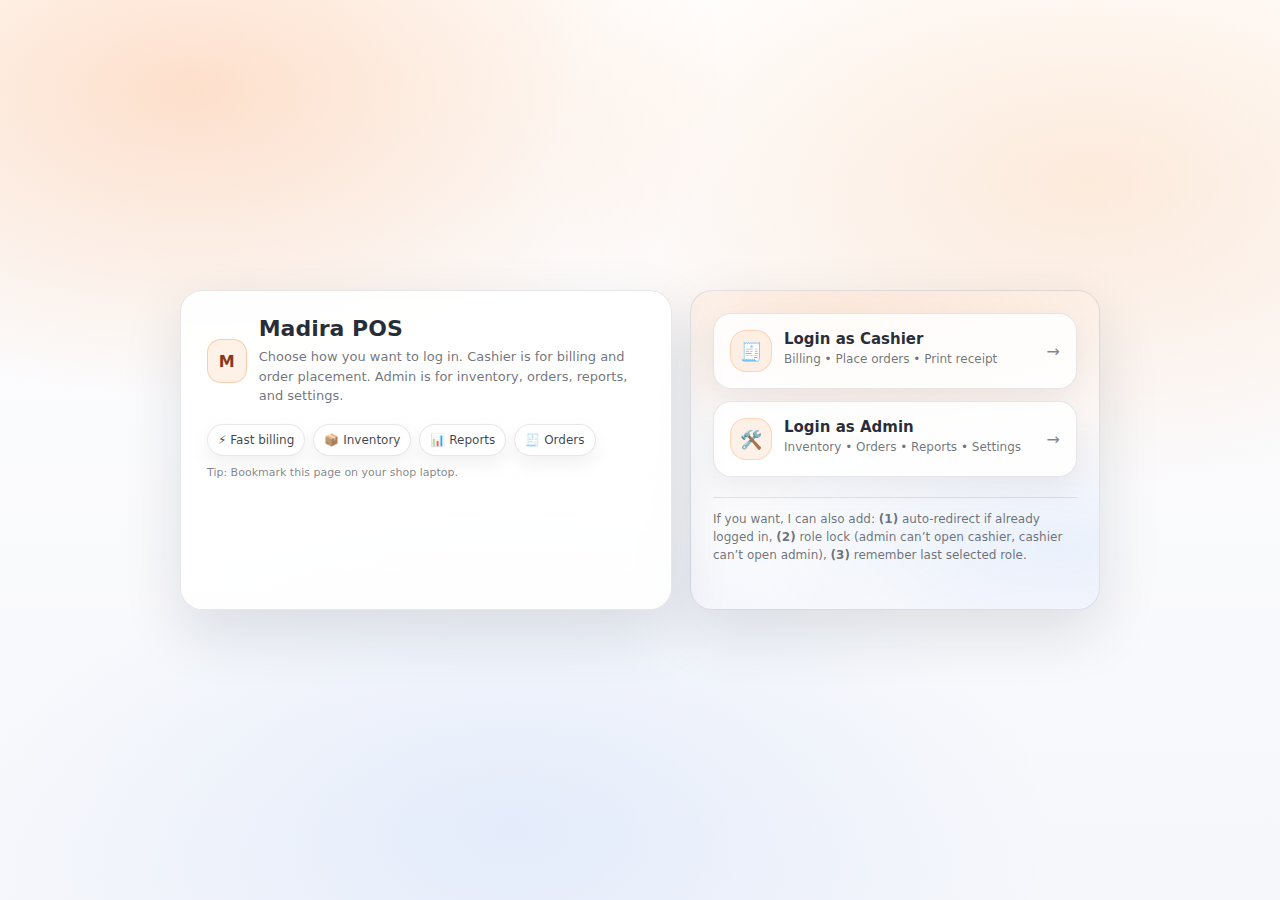
<file: index.html>
<!DOCTYPE html>
<html lang="en">
<head>
  <meta charset="UTF-8" />
  <meta name="viewport" content="width=device-width, initial-scale=1.0" />
  <title>Madira | Select Login</title>

  <style>
    :root{
      /* ✅ Bright theme tokens */
      --bg:#f6f7fb;
      --card: rgba(255,255,255,.92);
      --card2: rgba(255,255,255,.70);
      --stroke: rgba(17,24,39,.10);
      --text: rgba(17,24,39,.92);
      --muted: rgba(17,24,39,.62);
      --shadow: 0 22px 60px rgba(17,24,39,.12);
      --radius: 22px;

      /* Accent (change if your other pages use a different accent) */
      --accent: #f97316;    /* orange */
      --accent2:#fb923c;
    }

    *{box-sizing:border-box}
    html,body{height:100%;margin:0}
    body{
      font-family: ui-sans-serif, system-ui, -apple-system, Segoe UI, Roboto, Arial;
      color:var(--text);
      background:
        radial-gradient(900px 520px at 15% 10%, rgba(249,115,22,.22), transparent 60%),
        radial-gradient(900px 520px at 85% 20%, rgba(251,146,60,.18), transparent 60%),
        radial-gradient(900px 520px at 40% 92%, rgba(59,130,246,.10), transparent 60%),
        linear-gradient(180deg, #ffffff, var(--bg));
      display:grid;
      place-items:center;
      padding:24px;
    }

    .shell{
      width:min(920px, 100%);
      display:grid;
      grid-template-columns: 1.2fr 1fr;
      gap:18px;
    }

    @media (max-width: 820px){
      .shell{grid-template-columns:1fr}
    }

    .card{
      border:1px solid var(--stroke);
      background: linear-gradient(180deg, var(--card), rgba(255,255,255,.86));
      border-radius:var(--radius);
      box-shadow:var(--shadow);
      overflow:hidden;
    }

    .left{
      padding:26px;
      position:relative;
      min-height:320px;
    }

    .brand{
      display:flex;
      align-items:center;
      gap:12px;
      margin-bottom:14px;
    }
    .logo{
      width:44px;height:44px;border-radius:14px;
      border:1px solid rgba(249,115,22,.28);
      background: rgba(249,115,22,.10);
      display:grid;place-items:center;
      font-weight:900;
      letter-spacing:.5px;
      color: rgba(124,45,18,.95);
    }
    .title{
      font-size:22px;
      font-weight:900;
      line-height:1.1;
    }
    .sub{
      margin-top:6px;
      color:var(--muted);
      font-size:13px;
      line-height:1.5;
      max-width:52ch;
    }

    .pillRow{
      margin-top:18px;
      display:flex;
      flex-wrap:wrap;
      gap:8px;
    }
    .pill{
      font-size:12px;
      color: rgba(17,24,39,.82);
      border:1px solid var(--stroke);
      background: rgba(255,255,255,.75);
      padding:8px 10px;
      border-radius:999px;
      box-shadow: 0 8px 20px rgba(17,24,39,.06);
    }

    .right{
      padding:22px;
      display:grid;
      gap:12px;
      align-content:start;
      background:
        radial-gradient(520px 220px at 30% 10%, rgba(249,115,22,.10), transparent 60%),
        radial-gradient(520px 220px at 90% 80%, rgba(59,130,246,.08), transparent 60%);
    }

    .btn{
      width:100%;
      display:flex;
      align-items:center;
      justify-content:space-between;
      gap:12px;
      padding:16px 16px;
      border-radius:18px;
      border:1px solid var(--stroke);
      background: rgba(255,255,255,.86);
      color:var(--text);
      cursor:pointer;
      transition: transform .08s ease, background .15s ease, border-color .15s ease, box-shadow .15s ease;
      text-decoration:none;
      user-select:none;
      box-shadow: 0 12px 30px rgba(17,24,39,.06);
    }
    .btn:hover{
      background: rgba(255,255,255,.96);
      border-color: rgba(249,115,22,.26);
      box-shadow: 0 16px 40px rgba(17,24,39,.10);
    }
    .btn:active{ transform:scale(.99) }

    .btnMain{
      font-weight:900;
      font-size:15px;
    }
    .btnSub{
      font-size:12px;
      color:var(--muted);
      margin-top:4px;
    }
    .btnLeft{
      display:flex;
      gap:12px;
      align-items:flex-start;
    }
    .ico{
      width:42px;height:42px;border-radius:16px;
      display:grid;place-items:center;
      border:1px solid rgba(249,115,22,.22);
      background: rgba(249,115,22,.10);
      flex:0 0 auto;
      font-size:18px;
    }
    .arrow{
      opacity:.7;
      font-size:16px;
      color: rgba(17,24,39,.75);
    }

    .note{
      margin-top:8px;
      font-size:12px;
      color:var(--muted);
      line-height:1.5;
      border-top:1px solid var(--stroke);
      padding-top:12px;
    }

    .footer{
      margin-top:10px;
      font-size:11px;
      color: rgba(17,24,39,.55);
    }

    /* OPTIONAL highlight if last role selected */
    .btn.last{
      border-color: rgba(249,115,22,.35);
      box-shadow: 0 18px 48px rgba(249,115,22,.12), 0 12px 30px rgba(17,24,39,.06);
    }
  </style>
</head>

<body>
  <div class="shell">
    <div class="card left">
      <div class="brand">
        <div class="logo">M</div>
        <div>
          <div class="title">Madira POS</div>
          <div class="sub">
            Choose how you want to log in. Cashier is for billing and order placement.
            Admin is for inventory, orders, reports, and settings.
          </div>
        </div>
      </div>

      <div class="pillRow">
        <div class="pill">⚡ Fast billing</div>
        <div class="pill">📦 Inventory</div>
        <div class="pill">📊 Reports</div>
        <div class="pill">🧾 Orders</div>
      </div>

      <div class="footer">Tip: Bookmark this page on your shop laptop.</div>
    </div>

    <div class="card right">
      <a class="btn" href="./login.html?role=cashier" id="btnCashier">
        <div class="btnLeft">
          <div class="ico">🧾</div>
          <div>
            <div class="btnMain">Login as Cashier</div>
            <div class="btnSub">Billing • Place orders • Print receipt</div>
          </div>
        </div>
        <div class="arrow">→</div>
      </a>

      <a class="btn" href="./login.html?role=admin" id="btnAdmin">
        <div class="btnLeft">
          <div class="ico">🛠️</div>
          <div>
            <div class="btnMain">Login as Admin</div>
            <div class="btnSub">Inventory • Orders • Reports • Settings</div>
          </div>
        </div>
        <div class="arrow">→</div>
      </a>

      <div class="note">
        If you want, I can also add:
        <b>(1)</b> auto-redirect if already logged in,
        <b>(2)</b> role lock (admin can’t open cashier, cashier can’t open admin),
        <b>(3)</b> remember last selected role.
      </div>
    </div>
  </div>

  <script>
    // OPTIONAL: remember last selected role and auto-highlight
    try {
      const last = localStorage.getItem("madira_last_role") || "";
      if (last === "cashier") document.getElementById("btnCashier")?.classList.add("last");
      if (last === "admin") document.getElementById("btnAdmin")?.classList.add("last");

      document.getElementById("btnCashier")?.addEventListener("click", () => {
        localStorage.setItem("madira_last_role", "cashier");
      });
      document.getElementById("btnAdmin")?.addEventListener("click", () => {
        localStorage.setItem("madira_last_role", "admin");
      });
    } catch {}
  </script>
</body>
</html>
</file>
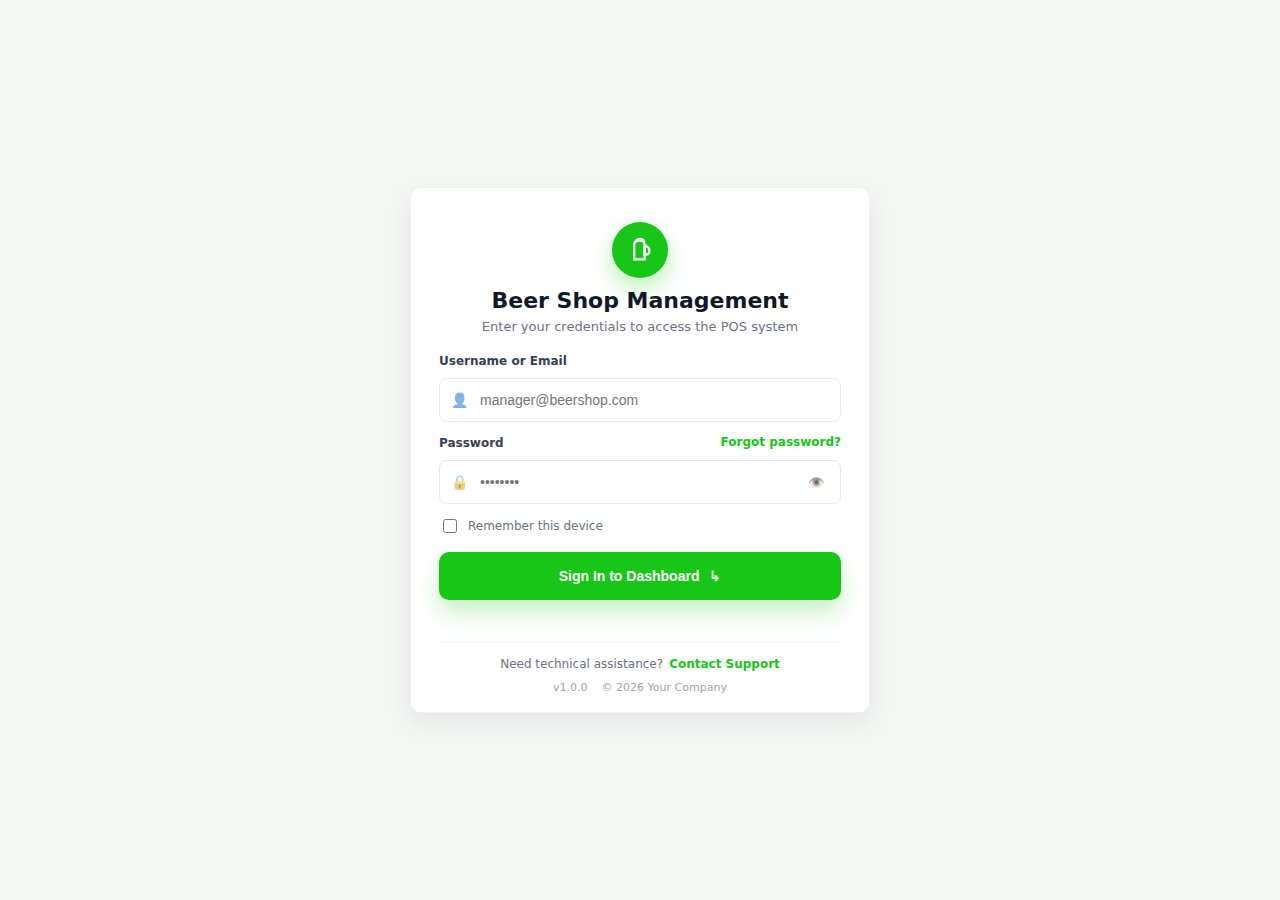
<file: login.html>
<!DOCTYPE html>
<html lang="en">
<head>
  <meta charset="UTF-8" />
  <meta name="viewport" content="width=device-width, initial-scale=1.0"/>
  <title>Beer Shop Management - Login</title>
  <link rel="stylesheet" href="login.css"/>
</head>

<body>
  <main class="page">
    <section class="card" aria-label="Login Card">
      <div class="logo">
        <div class="logoCircle" aria-hidden="true">
          <!-- simple icon -->
          <svg width="28" height="28" viewBox="0 0 24 24" fill="none">
            <path d="M7 7.5C7 5.567 8.567 4 10.5 4h2C14.433 4 16 5.567 16 7.5V20H7V7.5Z" stroke="white" stroke-width="2"/>
            <path d="M16 9h1.2c1.546 0 2.8 1.254 2.8 2.8v1.4c0 1.546-1.254 2.8-2.8 2.8H16V9Z" stroke="white" stroke-width="2"/>
            <path d="M8.5 4.5c.6-1.2 1.7-2 3-2h1c1.3 0 2.4.8 3 2" stroke="white" stroke-width="2" stroke-linecap="round"/>
          </svg>
        </div>
      </div>

      <h1 class="title">Beer Shop Management</h1>
      <p class="subtitle">Enter your credentials to access the POS system</p>

      <form id="loginForm" class="form" autocomplete="on">
        <label class="label" for="identifier">Username or Email</label>
        <div class="inputWrap">
          <span class="leftIcon" aria-hidden="true">👤</span>
          <input id="identifier" name="identifier" type="text" placeholder="manager@beershop.com" required />
        </div>

        <div class="row">
          <label class="label" for="password">Password</label>
          <a class="link" href="#" id="forgotLink">Forgot password?</a>
        </div>

        <div class="inputWrap">
          <span class="leftIcon" aria-hidden="true">🔒</span>
          <input id="password" name="password" type="password" placeholder="••••••••" required />
          <button class="eyeBtn" type="button" id="togglePass" aria-label="Show password">👁️</button>
        </div>

        <label class="check">
          <input id="remember" type="checkbox" />
          <span>Remember this device</span>
        </label>

        <button class="btn" type="submit">
          Sign In to Dashboard <span class="btnArrow">↳</span>
        </button>

        <p id="errorBox" class="error" role="alert" aria-live="polite"></p>
      </form>

      <div class="cardFooter">
        <span class="helpText">Need technical assistance?</span>
        <a class="link" href="#" id="supportLink">Contact Support</a>
      </div>

      <div class="meta">
        <span>v1.0.0</span>
        <span>© 2026 Your Company</span>
      </div>
    </section>
  </main>

  <script src="auth.js"></script>
  <script src="login.js"></script>
</body>
</html>
</file>
<file: login.css>
/* login.css */
* { box-sizing: border-box; }
html, body { height: 100%; }
body {
  margin: 0;
  font-family: ui-sans-serif, system-ui, -apple-system, Segoe UI, Roboto, Arial, "Noto Sans", "Helvetica Neue", sans-serif;
  background: #f5f7f5;
  color: #111827;
}

.page {
  min-height: 100%;
  display: grid;
  place-items: center;
  padding: 24px;
}

.card {
  width: min(460px, 92vw);
  background: #ffffff;
  border-radius: 10px;
  box-shadow: 0 10px 26px rgba(17, 24, 39, 0.08);
  padding: 28px 28px 18px;
  border: 1px solid rgba(17, 24, 39, 0.06);
}

.logo {
  display: flex;
  justify-content: center;
  margin-top: 6px;
  margin-bottom: 10px;
}
.logoCircle {
  width: 56px;
  height: 56px;
  border-radius: 999px;
  background: #17c617;
  display: grid;
  place-items: center;
  box-shadow: 0 10px 22px rgba(23, 198, 23, 0.30);
}

.title {
  margin: 8px 0 6px;
  text-align: center;
  font-size: 22px;
  font-weight: 800;
}
.subtitle {
  margin: 0 0 18px;
  text-align: center;
  font-size: 13px;
  color: #6b7280;
}

.form { display: grid; gap: 10px; }

.label {
  font-size: 12px;
  color: #374151;
  font-weight: 600;
  margin-top: 2px;
}

.row {
  display: flex;
  align-items: center;
  justify-content: space-between;
  margin-top: 2px;
}

.link {
  font-size: 12px;
  color: #17c617;
  text-decoration: none;
  font-weight: 700;
}
.link:hover { text-decoration: underline; }

.inputWrap {
  position: relative;
  display: flex;
  align-items: center;
}

.inputWrap input {
  width: 100%;
  height: 44px;
  padding: 10px 44px 10px 40px;
  border: 1px solid #e5e7eb;
  border-radius: 8px;
  outline: none;
  font-size: 14px;
  background: #fff;
}
.inputWrap input:focus {
  border-color: rgba(23, 198, 23, 0.6);
  box-shadow: 0 0 0 4px rgba(23, 198, 23, 0.12);
}

.leftIcon {
  position: absolute;
  left: 12px;
  font-size: 14px;
  opacity: 0.55;
}

.eyeBtn {
  position: absolute;
  right: 8px;
  width: 34px;
  height: 34px;
  border: none;
  background: transparent;
  cursor: pointer;
  opacity: 0.7;
}
.eyeBtn:hover { opacity: 1; }

.check {
  display: flex;
  align-items: center;
  gap: 8px;
  font-size: 12px;
  color: #6b7280;
  margin-top: 2px;
}
.check input { width: 14px; height: 14px; }

.btn {
  margin-top: 6px;
  height: 48px;
  border: none;
  border-radius: 10px;
  cursor: pointer;
  font-weight: 800;
  font-size: 14px;
  color: white;
  background: #17c617;
  box-shadow: 0 12px 22px rgba(23, 198, 23, 0.25);
}
.btn:hover { filter: brightness(0.98); }
.btn:active { transform: translateY(1px); }
.btnArrow { margin-left: 6px; opacity: 0.9; }

.error {
  margin: 6px 0 0;
  font-size: 12px;
  color: #b91c1c;
  min-height: 16px;
}

.cardFooter {
  display: flex;
  justify-content: center;
  gap: 6px;
  padding-top: 14px;
  margin-top: 10px;
  border-top: 1px solid #f1f5f9;
}
.helpText {
  font-size: 12px;
  color: #6b7280;
}

.meta {
  display: flex;
  justify-content: center;
  gap: 14px;
  margin-top: 10px;
  font-size: 11px;
  color: #9ca3af;
}
</file>
